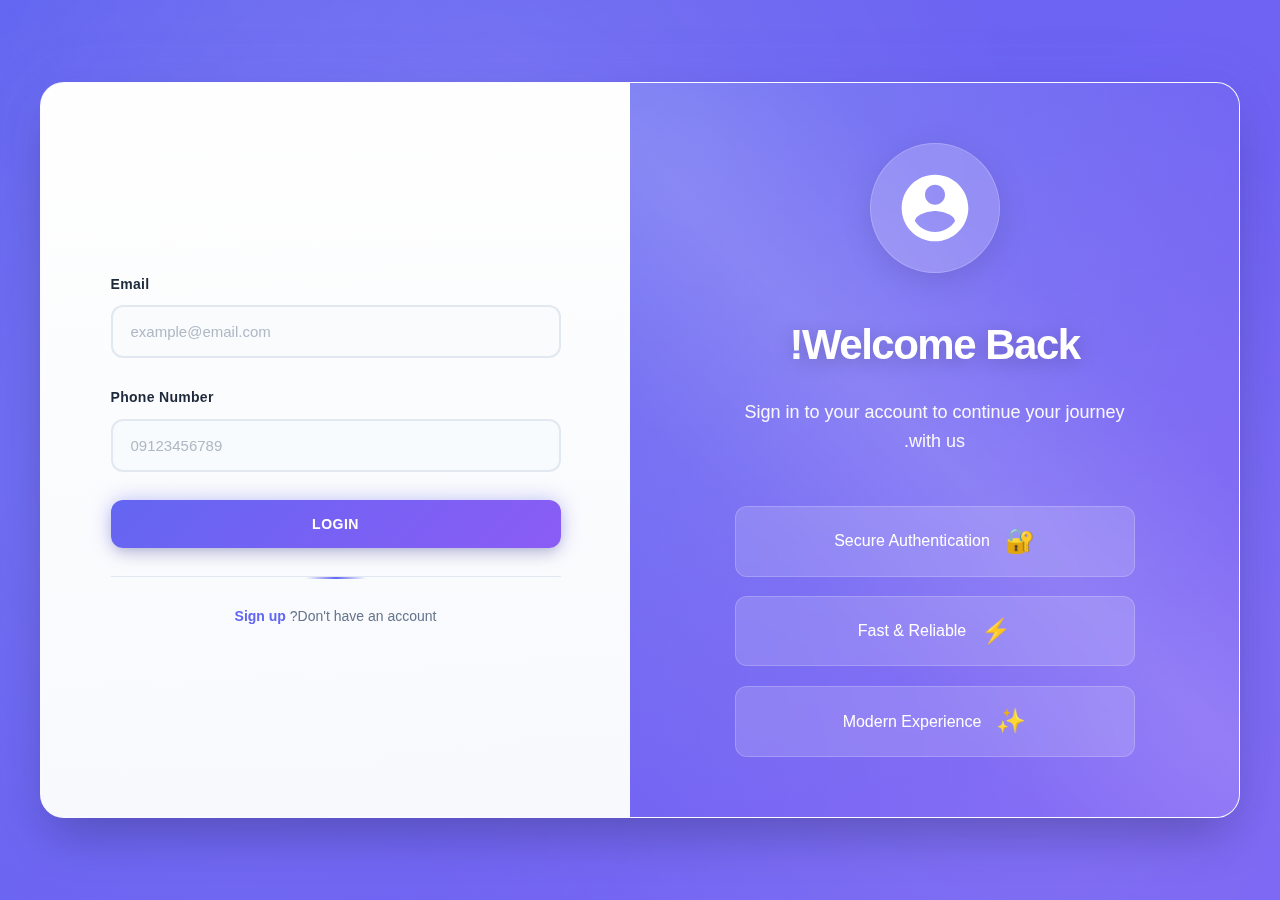
<file: frontend/index.html>
<!DOCTYPE html>
<html lang="fa" dir="rtl">
<head>
    <meta charset="UTF-8">
    <meta name="viewport" content="width=device-width, initial-scale=1.0">
    <title>Login</title>
    <link rel="stylesheet" href="css/style.css">
</head>
<body>
    <div class="container">
        <div class="auth-card split-screen">
            <!-- Left Side: Branding & Info -->
            <div class="auth-branding login-branding">
                <div class="branding-content">
                    <div class="branding-logo">
                        <svg width="80" height="80" viewBox="0 0 24 24" fill="none" xmlns="http://www.w3.org/2000/svg">
                            <path d="M12 2C6.48 2 2 6.48 2 12C2 17.52 6.48 22 12 22C17.52 22 22 17.52 22 12C22 6.48 17.52 2 12 2ZM12 5C13.66 5 15 6.34 15 8C15 9.66 13.66 11 12 11C10.34 11 9 9.66 9 8C9 6.34 10.34 5 12 5ZM12 19.2C9.5 19.2 7.29 17.92 6 15.98C6.03 13.99 10 12.9 12 12.9C13.99 12.9 17.97 13.99 18 15.98C16.71 17.92 14.5 19.2 12 19.2Z" fill="currentColor"/>
                        </svg>
                    </div>
                    <h1 class="branding-title">Welcome Back!</h1>
                    <p class="branding-subtitle">Sign in to your account to continue your journey with us.</p>
                    <div class="branding-features">
                        <div class="feature-item">
                            <span class="feature-icon">🔐</span>
                            <span>Secure Authentication</span>
                        </div>
                        <div class="feature-item">
                            <span class="feature-icon">⚡</span>
                            <span>Fast & Reliable</span>
                        </div>
                        <div class="feature-item">
                            <span class="feature-icon">✨</span>
                            <span>Modern Experience</span>
                        </div>
                    </div>
                </div>
            </div>

            <!-- Right Side: Form -->
            <div class="auth-form-wrapper">
                <div id="loginForm" class="auth-form">
                <div class="form-group">
                    <label for="loginEmail">Email</label>
                    <input type="email" id="loginEmail" placeholder="example@email.com" autocomplete="email">
                </div>

                <div class="form-group">
                    <label for="loginPhone">Phone Number</label>
                    <input type="tel" id="loginPhone" placeholder="09123456789" autocomplete="tel">
                </div>

                <div class="form-group">
                    <button type="button" id="loginBtn" class="btn btn-primary">
                        <span class="btn-text">Login</span>
                        <span class="btn-loader" style="display: none;"></span>
                    </button>
                </div>

                <div class="auth-footer">
                    <p>Don't have an account? <a href="register.html">Sign up</a></p>
                </div>
            </div>

                <div id="otpForm" class="auth-form" style="display: none;">
                <div class="otp-info">
                    <p>Verification code sent to <span id="otpIdentifier"></span></p>
                    <div class="otp-timer">
                        <span class="timer-icon">⏱️</span>
                        <span id="otpTimer" class="timer-text">05:00</span>
                        <span class="timer-label">Time remaining</span>
                    </div>
                </div>

                <div class="form-group">
                    <label for="otpCode">Verification Code</label>
                    <input type="text" id="otpCode" placeholder="6-digit code" maxlength="6" pattern="[0-9]{6}">
                </div>

                <div class="form-group">
                    <button type="button" id="verifyOtpBtn" class="btn btn-primary">
                        <span class="btn-text">Verify</span>
                        <span class="btn-loader" style="display: none;"></span>
                    </button>
                </div>

                <div class="form-group">
                    <button type="button" id="resendOtpBtn" class="btn btn-link">
                        Resend Code
                    </button>
                </div>

                <div class="form-group">
                    <button type="button" id="backToLoginBtn" class="btn btn-link">
                        Back to Login
                    </button>
                </div>
            </div>

                <div id="message" class="message" style="display: none;"></div>
                </div>
            </div>
        </div>
    </div>

    <script src="js/auth.js"></script>
    <script>
        // Check authentication status
        checkAuthStatus();
    </script>
</body>
</html>
</file>
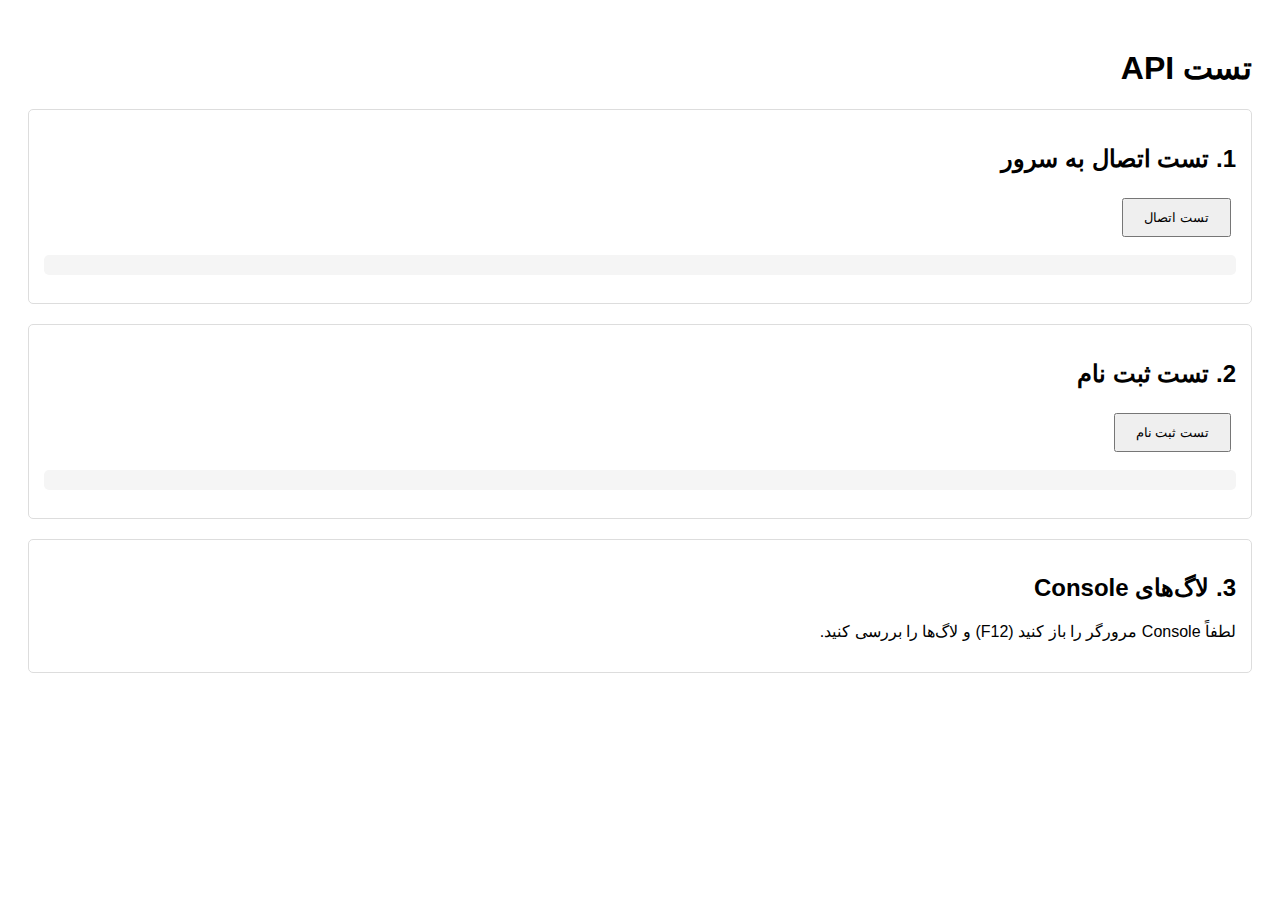
<file: test_api.html>
<!DOCTYPE html>
<html lang="fa" dir="rtl">
<head>
    <meta charset="UTF-8">
    <meta name="viewport" content="width=device-width, initial-scale=1.0">
    <title>تست API</title>
    <style>
        body {
            font-family: Arial, sans-serif;
            padding: 20px;
            direction: rtl;
        }
        .test-section {
            margin: 20px 0;
            padding: 15px;
            border: 1px solid #ddd;
            border-radius: 5px;
        }
        button {
            padding: 10px 20px;
            margin: 5px;
            cursor: pointer;
        }
        pre {
            background: #f5f5f5;
            padding: 10px;
            border-radius: 5px;
            overflow-x: auto;
        }
        .success {
            color: green;
        }
        .error {
            color: red;
        }
    </style>
</head>
<body>
    <h1>تست API</h1>
    
    <div class="test-section">
        <h2>1. تست اتصال به سرور</h2>
        <button onclick="testConnection()">تست اتصال</button>
        <pre id="connectionResult"></pre>
    </div>
    
    <div class="test-section">
        <h2>2. تست ثبت نام</h2>
        <button onclick="testRegister()">تست ثبت نام</button>
        <pre id="registerResult"></pre>
    </div>
    
    <div class="test-section">
        <h2>3. لاگ‌های Console</h2>
        <p>لطفاً Console مرورگر را باز کنید (F12) و لاگ‌ها را بررسی کنید.</p>
    </div>

    <script>
        const API_BASE_URL = 'http://localhost:8000/api';
        
        async function testConnection() {
            const resultEl = document.getElementById('connectionResult');
            resultEl.textContent = 'در حال تست...';
            
            try {
                const response = await fetch(`${API_BASE_URL}/check-auth`, {
                    method: 'GET',
                    credentials: 'include'
                });
                
                const data = await response.json();
                resultEl.textContent = JSON.stringify(data, null, 2);
                resultEl.className = response.ok ? 'success' : 'error';
            } catch (error) {
                resultEl.textContent = `خطا: ${error.message}`;
                resultEl.className = 'error';
            }
        }
        
        async function testRegister() {
            const resultEl = document.getElementById('registerResult');
            resultEl.textContent = 'در حال تست...';
            
            const testData = {
                first_name: 'تست',
                last_name: 'کاربر',
                email: 'test@example.com'
            };
            
            try {
                console.log('ارسال داده:', testData);
                
                const response = await fetch(`${API_BASE_URL}/register`, {
                    method: 'POST',
                    headers: {
                        'Content-Type': 'application/json; charset=utf-8'
                    },
                    credentials: 'include',
                    body: JSON.stringify(testData)
                });
                
                console.log('وضعیت پاسخ:', response.status);
                
                const text = await response.text();
                console.log('متن پاسخ:', text);
                
                let data;
                try {
                    data = JSON.parse(text);
                } catch {
                    data = { error: 'نمی‌توان JSON را parse کرد', raw: text };
                }
                
                resultEl.textContent = JSON.stringify(data, null, 2);
                resultEl.className = response.ok ? 'success' : 'error';
            } catch (error) {
                resultEl.textContent = `خطا: ${error.message}`;
                resultEl.className = 'error';
                console.error('خطای کامل:', error);
            }
        }
    </script>
</body>
</html>
</file>
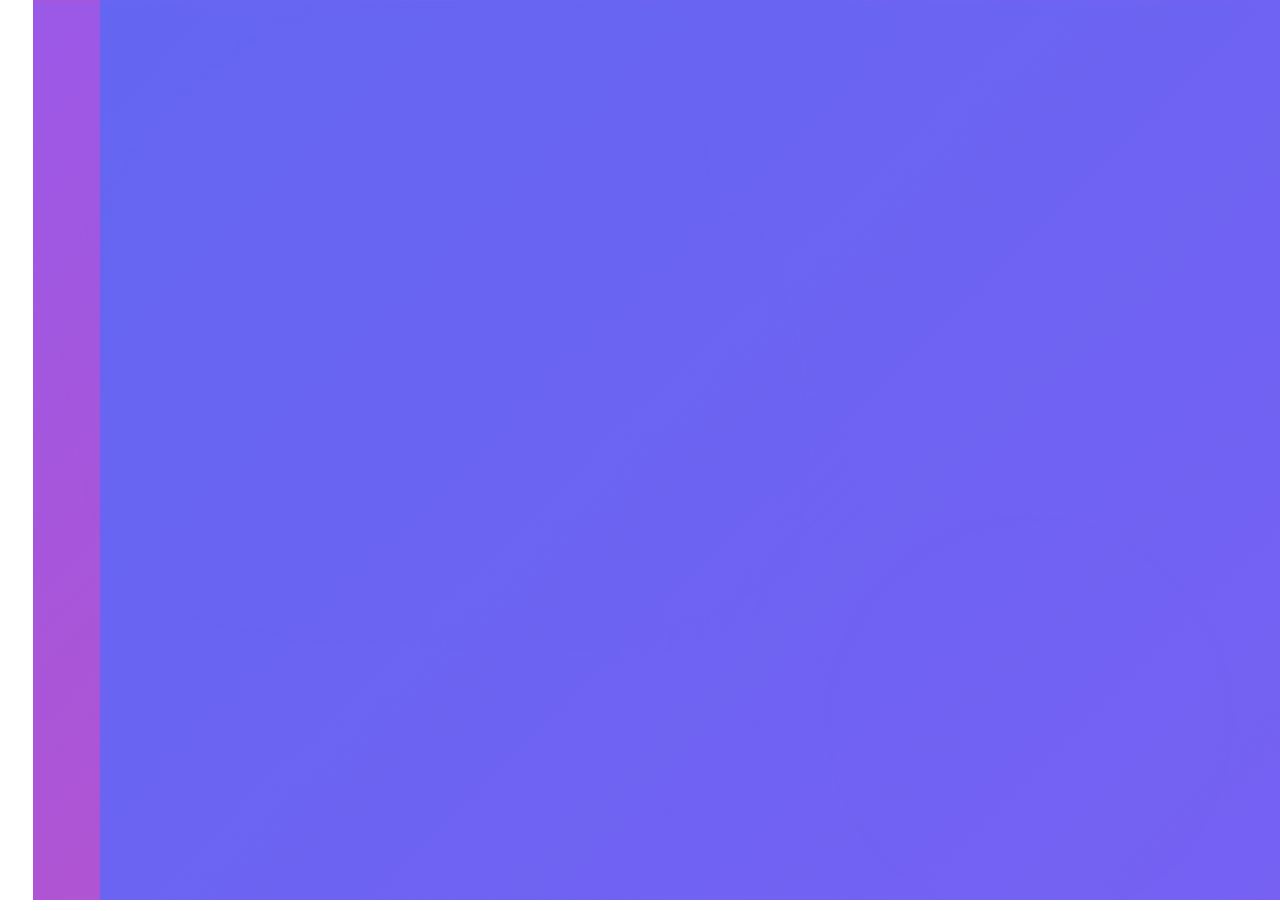
<file: frontend/dashboard.html>
<!DOCTYPE html>
<html lang="fa" dir="rtl">
<head>
    <meta charset="UTF-8">
    <meta name="viewport" content="width=device-width, initial-scale=1.0">
    <title>Dashboard</title>
    <link rel="stylesheet" href="css/style.css">
</head>
<body>
    <div class="container">
        <div class="dashboard-card">
            <div class="dashboard-header">
                <div class="logo">
                    <svg width="48" height="48" viewBox="0 0 24 24" fill="none" xmlns="http://www.w3.org/2000/svg">
                        <path d="M12 2C6.48 2 2 6.48 2 12C2 17.52 6.48 22 12 22C17.52 22 22 17.52 22 12C22 6.48 17.52 2 12 2ZM12 5C13.66 5 15 6.34 15 8C15 9.66 13.66 11 12 11C10.34 11 9 9.66 9 8C9 6.34 10.34 5 12 5ZM12 19.2C9.5 19.2 7.29 17.92 6 15.98C6.03 13.99 10 12.9 12 12.9C13.99 12.9 17.97 13.99 18 15.98C16.71 17.92 14.5 19.2 12 19.2Z" fill="currentColor"/>
                    </svg>
                </div>
                <h1>User Dashboard</h1>
            </div>

            <div class="dashboard-content">
                <div class="user-info">
                    <div class="user-avatar">
                        <svg width="64" height="64" viewBox="0 0 24 24" fill="none" xmlns="http://www.w3.org/2000/svg">
                            <path d="M12 2C6.48 2 2 6.48 2 12C2 17.52 6.48 22 12 22C17.52 22 22 17.52 22 12C22 6.48 17.52 2 12 2ZM12 5C13.66 5 15 6.34 15 8C15 9.66 13.66 11 12 11C10.34 11 9 9.66 9 8C9 6.34 10.34 5 12 5ZM12 19.2C9.5 19.2 7.29 17.92 6 15.98C6.03 13.99 10 12.9 12 12.9C13.99 12.9 17.97 13.99 18 15.98C16.71 17.92 14.5 19.2 12 19.2Z" fill="currentColor"/>
                        </svg>
                    </div>
                    <div class="user-details">
                        <h2 id="userName">Loading...</h2>
                        <p id="userEmail" class="text-muted"></p>
                        <p id="userPhone" class="text-muted"></p>
                    </div>
                </div>

                <div class="dashboard-actions">
                    <button type="button" id="logoutBtn" class="btn btn-secondary">
                        Logout
                    </button>
                </div>
            </div>
        </div>
    </div>

    <script src="js/auth.js"></script>
    <script>
        // Load user information
        loadUserInfo();
        
        // Handle logout button
        document.getElementById('logoutBtn').addEventListener('click', function() {
            logout();
        });
    </script>
</body>
</html>
</file>
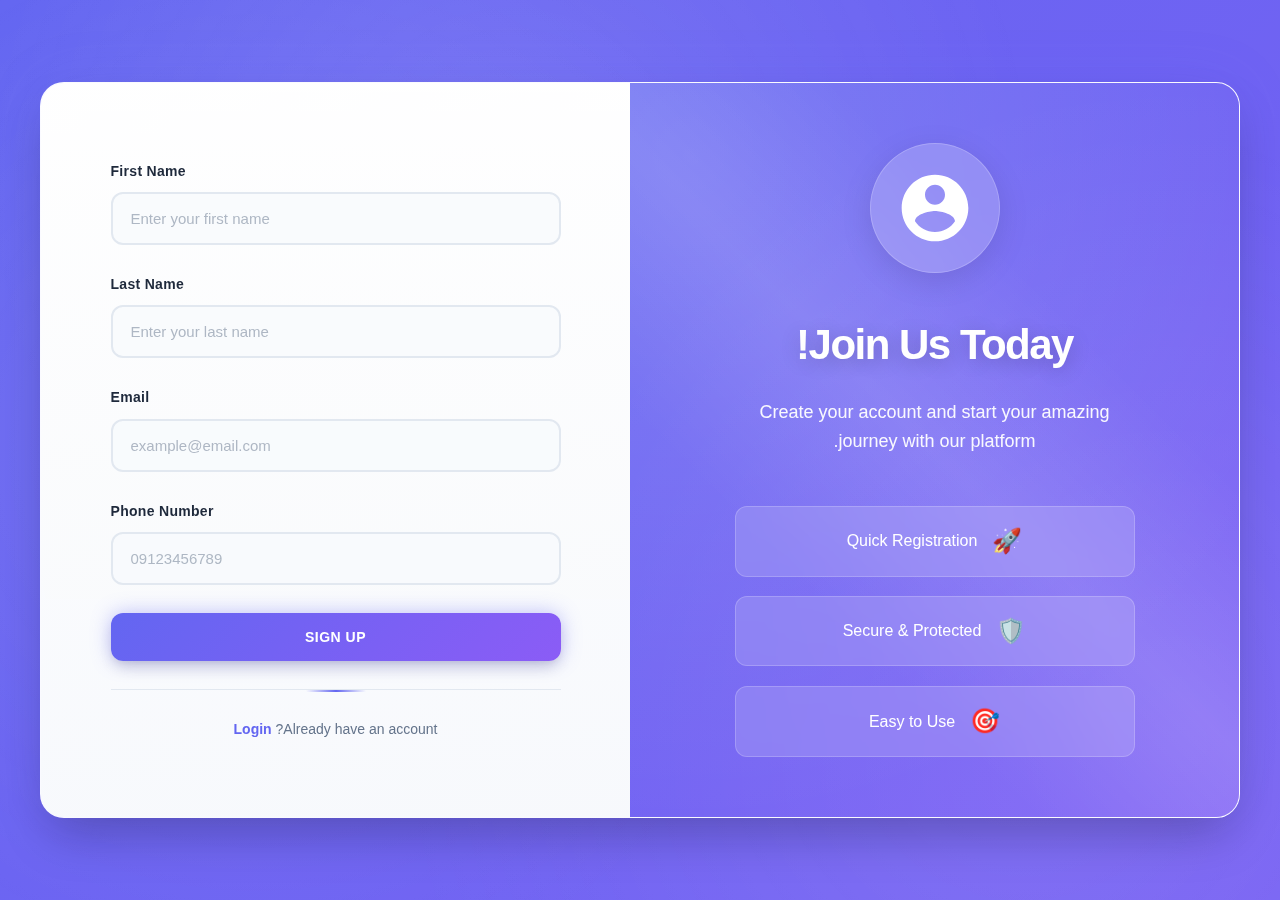
<file: frontend/register.html>
<!DOCTYPE html>
<html lang="fa" dir="rtl" class="register-page">
<head>
    <meta charset="UTF-8">
    <meta name="viewport" content="width=device-width, initial-scale=1.0">
    <title>Sign Up</title>
    <link rel="stylesheet" href="css/style.css">
</head>
<body class="register-page">
    <div class="container">
        <div class="auth-card split-screen">
            <!-- Left Side: Branding & Info -->
            <div class="auth-branding register-branding">
                <div class="branding-content">
                    <div class="branding-logo">
                        <svg width="80" height="80" viewBox="0 0 24 24" fill="none" xmlns="http://www.w3.org/2000/svg">
                            <path d="M12 2C6.48 2 2 6.48 2 12C2 17.52 6.48 22 12 22C17.52 22 22 17.52 22 12C22 6.48 17.52 2 12 2ZM12 5C13.66 5 15 6.34 15 8C15 9.66 13.66 11 12 11C10.34 11 9 9.66 9 8C9 6.34 10.34 5 12 5ZM12 19.2C9.5 19.2 7.29 17.92 6 15.98C6.03 13.99 10 12.9 12 12.9C13.99 12.9 17.97 13.99 18 15.98C16.71 17.92 14.5 19.2 12 19.2Z" fill="currentColor"/>
                        </svg>
                    </div>
                    <h1 class="branding-title">Join Us Today!</h1>
                    <p class="branding-subtitle">Create your account and start your amazing journey with our platform.</p>
                    <div class="branding-features">
                        <div class="feature-item">
                            <span class="feature-icon">🚀</span>
                            <span>Quick Registration</span>
                        </div>
                        <div class="feature-item">
                            <span class="feature-icon">🛡️</span>
                            <span>Secure & Protected</span>
                        </div>
                        <div class="feature-item">
                            <span class="feature-icon">🎯</span>
                            <span>Easy to Use</span>
                        </div>
                    </div>
                </div>
            </div>

            <!-- Right Side: Form -->
            <div class="auth-form-wrapper">
                <div id="registerForm" class="auth-form">
                <div class="form-group">
                    <label for="firstName">First Name</label>
                    <input type="text" id="firstName" placeholder="Enter your first name" required autocomplete="given-name">
                </div>

                <div class="form-group">
                    <label for="lastName">Last Name</label>
                    <input type="text" id="lastName" placeholder="Enter your last name" required autocomplete="family-name">
                </div>

                <div class="form-group">
                    <label for="registerEmail">Email</label>
                    <input type="email" id="registerEmail" placeholder="example@email.com" autocomplete="email">
                </div>

                <div class="form-group">
                    <label for="registerPhone">Phone Number</label>
                    <input type="tel" id="registerPhone" placeholder="09123456789" autocomplete="tel">
                </div>

                <div class="form-group">
                    <button type="button" id="registerBtn" class="btn btn-primary">
                        <span class="btn-text">Sign Up</span>
                        <span class="btn-loader" style="display: none;"></span>
                    </button>
                </div>

                <div class="auth-footer">
                    <p>Already have an account? <a href="index.html">Login</a></p>
                </div>
            </div>

                <div id="otpForm" class="auth-form" style="display: none;">
                <div class="otp-info">
                    <p>Verification code sent to <span id="otpIdentifier"></span></p>
                    <div class="otp-timer">
                        <span class="timer-icon">⏱️</span>
                        <span id="otpTimer" class="timer-text">05:00</span>
                        <span class="timer-label">Time remaining</span>
                    </div>
                </div>

                <div class="form-group">
                    <label for="otpCode">Verification Code</label>
                    <input type="text" id="otpCode" placeholder="6-digit code" maxlength="6" pattern="[0-9]{6}">
                </div>

                <div class="form-group">
                    <button type="button" id="verifyOtpBtn" class="btn btn-primary">
                        <span class="btn-text">Verify</span>
                        <span class="btn-loader" style="display: none;"></span>
                    </button>
                </div>

                <div class="form-group">
                    <button type="button" id="resendOtpBtn" class="btn btn-link">
                        Resend Code
                    </button>
                </div>

                <div class="form-group">
                    <button type="button" id="backToRegisterBtn" class="btn btn-link">
                        Back to Sign Up
                    </button>
                </div>
            </div>

                <div id="message" class="message" style="display: none;"></div>
                </div>
            </div>
        </div>
    </div>

    <script src="js/auth.js"></script>
</body>
</html>
</file>
<file: frontend/css/style.css>
/* ============================================
   Advanced & Professional CSS with Animations
   ============================================ */

/* Reset and Base Settings */
* {
    margin: 0;
    padding: 0;
    box-sizing: border-box;
}

:root {
    /* Modern Blue-Purple Gradient Theme */
    --primary-color: #6366f1;
    --primary-hover: #4f46e5;
    --primary-light: #818cf8;
    --primary-dark: #4338ca;
    --secondary-color: #64748b;
    --success-color: #10b981;
    --error-color: #ef4444;
    --warning-color: #f59e0b;
    --bg-color: #f8fafc;
    --card-bg: #ffffff;
    --text-primary: #1e293b;
    --text-secondary: #64748b;
    --border-color: #e2e8f0;
    
    /* Gradient Colors - Modern Indigo to Pink */
    --gradient-start: #6366f1;
    --gradient-mid: #8b5cf6;
    --gradient-end: #ec4899;
    
    /* Glow Colors */
    --glow-primary: rgba(99, 102, 241, 0.4);
    --glow-primary-hover: rgba(99, 102, 241, 0.6);
    --glow-success: rgba(16, 185, 129, 0.3);
    --glow-error: rgba(239, 68, 68, 0.3);
    
    /* Advanced Shadows */
    --shadow-sm: 0 1px 2px 0 rgba(0, 0, 0, 0.05);
    --shadow-md: 0 4px 6px -1px rgba(0, 0, 0, 0.1), 0 2px 4px -1px rgba(0, 0, 0, 0.06);
    --shadow-lg: 0 10px 15px -3px rgba(0, 0, 0, 0.1), 0 4px 6px -2px rgba(0, 0, 0, 0.05);
    --shadow-xl: 0 20px 25px -5px rgba(0, 0, 0, 0.1), 0 10px 10px -5px rgba(0, 0, 0, 0.04);
    --shadow-2xl: 0 25px 50px -12px rgba(0, 0, 0, 0.25);
    --shadow-glow: 0 0 20px var(--glow-primary);
    --shadow-glow-hover: 0 0 30px var(--glow-primary-hover);
    
    --radius: 16px;
    --radius-sm: 12px;
    --radius-lg: 24px;
    
    /* Advanced Transitions */
    --transition-fast: all 0.15s cubic-bezier(0.4, 0, 0.2, 1);
    --transition: all 0.3s cubic-bezier(0.4, 0, 0.2, 1);
    --transition-slow: all 0.5s cubic-bezier(0.4, 0, 0.2, 1);
    --transition-bounce: all 0.4s cubic-bezier(0.68, -0.55, 0.265, 1.55);
}

/* Animated Background */
body {
    font-family: 'Segoe UI', 'Inter', -apple-system, BlinkMacSystemFont, Tahoma, Geneva, Verdana, sans-serif;
    background: linear-gradient(135deg, var(--gradient-start) 0%, var(--gradient-mid) 50%, var(--gradient-end) 100%);
    background-size: 400% 400%;
    animation: gradientShift 15s ease infinite;
    min-height: 100vh;
    display: flex;
    align-items: center;
    justify-content: center;
    padding: 20px;
    direction: rtl;
    color: var(--text-primary);
    line-height: 1.6;
    position: relative;
    overflow-x: hidden;
    scroll-behavior: smooth;
}

/* Page transition animation - Parallax effect */
body.register-page {
    animation: slideFromRight 0.7s cubic-bezier(0.4, 0, 0.2, 1);
}

@keyframes slideFromRight {
    from {
        opacity: 0;
        transform: translateX(100px);
    }
    to {
        opacity: 1;
        transform: translateX(0);
    }
}

body:not(.register-page) {
    animation: slideFromLeft 0.7s cubic-bezier(0.4, 0, 0.2, 1);
}

@keyframes slideFromLeft {
    from {
        opacity: 0;
        transform: translateX(-100px);
    }
    to {
        opacity: 1;
        transform: translateX(0);
    }
}

/* Animated Gradient Background */
@keyframes gradientShift {
    0% {
        background-position: 0% 50%;
    }
    50% {
        background-position: 100% 50%;
    }
    100% {
        background-position: 0% 50%;
    }
}

/* Floating Particles Effect */
body::before {
    content: '';
    position: fixed;
    top: 0;
    left: 0;
    width: 100%;
    height: 100%;
    background-image: 
        radial-gradient(circle at 20% 50%, rgba(255, 255, 255, 0.1) 0%, transparent 50%),
        radial-gradient(circle at 80% 80%, rgba(255, 255, 255, 0.1) 0%, transparent 50%),
        radial-gradient(circle at 40% 20%, rgba(255, 255, 255, 0.1) 0%, transparent 50%);
    animation: float 20s ease-in-out infinite;
    pointer-events: none;
    z-index: 0;
}

@keyframes float {
    0%, 100% {
        transform: translateY(0) translateX(0);
    }
    33% {
        transform: translateY(-30px) translateX(20px);
    }
    66% {
        transform: translateY(20px) translateX(-20px);
    }
}

/* Container with Advanced Animation - Wider for Split Screen */
.container {
    width: 100%;
    max-width: 1200px;
    position: relative;
    z-index: 1;
    animation: fadeInUp 0.8s cubic-bezier(0.4, 0, 0.2, 1);
}

@keyframes fadeInUp {
    from {
        opacity: 0;
        transform: translateY(40px) scale(0.95);
    }
    to {
        opacity: 1;
        transform: translateY(0) scale(1);
    }
}

/* Advanced Card with Glassmorphism */
.auth-card,
.dashboard-card {
    background: rgba(255, 255, 255, 0.95);
    backdrop-filter: blur(20px);
    -webkit-backdrop-filter: blur(20px);
    border-radius: var(--radius-lg);
    border: 1px solid rgba(255, 255, 255, 0.3);
    box-shadow: 
        var(--shadow-2xl),
        0 0 0 1px rgba(255, 255, 255, 0.1) inset,
        0 0 60px rgba(99, 102, 241, 0.1);
    overflow: hidden;
    animation: slideInScale 0.6s cubic-bezier(0.4, 0, 0.2, 1), cardGlow 3s ease-in-out infinite;
    position: relative;
    /* Remove transition to keep card static - no hover effects on main card */
    transition: none;
}

/* Split Screen Layout */
.auth-card.split-screen {
    display: flex;
    min-height: 600px;
    max-height: 800px;
}

.auth-branding {
    flex: 1;
    background: linear-gradient(135deg, var(--gradient-start) 0%, var(--gradient-mid) 50%, var(--gradient-end) 100%);
    background-size: 300% 300%;
    animation: gradientMove 8s ease infinite, headerPulse 4s ease-in-out infinite;
    color: white;
    padding: 60px 50px;
    display: flex;
    align-items: center;
    justify-content: center;
    position: relative;
    overflow: hidden;
}

.auth-branding::before {
    content: '';
    position: absolute;
    top: -50%;
    left: -50%;
    width: 200%;
    height: 200%;
    background: 
        radial-gradient(circle at 30% 30%, rgba(255, 255, 255, 0.15) 0%, transparent 50%),
        radial-gradient(circle at 70% 70%, rgba(255, 255, 255, 0.1) 0%, transparent 50%);
    animation: rotate 20s linear infinite;
}

.auth-branding::after {
    content: '';
    position: absolute;
    top: 0;
    left: 0;
    right: 0;
    bottom: 0;
    background: 
        linear-gradient(45deg, transparent 30%, rgba(255, 255, 255, 0.1) 50%, transparent 70%);
    animation: shimmerHeader 3s ease-in-out infinite;
}

.branding-content {
    position: relative;
    z-index: 1;
    text-align: center;
    animation: brandingFadeIn 1s ease;
}

@keyframes brandingFadeIn {
    from {
        opacity: 0;
        transform: translateY(30px);
    }
    to {
        opacity: 1;
        transform: translateY(0);
    }
}

.branding-logo {
    margin-bottom: 30px;
    display: inline-block;
    background: rgba(255, 255, 255, 0.2);
    border-radius: 50%;
    padding: 25px;
    backdrop-filter: blur(10px);
    -webkit-backdrop-filter: blur(10px);
    box-shadow: 
        0 8px 32px rgba(0, 0, 0, 0.1),
        0 0 0 1px rgba(255, 255, 255, 0.2) inset;
    animation: logoFloat 3s ease-in-out infinite;
    transition: var(--transition);
}

.branding-logo:hover {
    transform: scale(1.1) rotate(5deg);
    box-shadow: 
        0 12px 40px rgba(0, 0, 0, 0.2),
        0 0 0 1px rgba(255, 255, 255, 0.3) inset;
}

.branding-logo svg {
    display: block;
    color: white;
}

.branding-title {
    font-size: 42px;
    font-weight: 900;
    margin-bottom: 20px;
    letter-spacing: -1.5px;
    text-shadow: 0 4px 20px rgba(0, 0, 0, 0.2);
    animation: textGlow 2s ease-in-out infinite alternate;
}

.branding-subtitle {
    font-size: 18px;
    opacity: 0.95;
    font-weight: 400;
    margin-bottom: 40px;
    line-height: 1.6;
    max-width: 400px;
    margin-left: auto;
    margin-right: auto;
}

.branding-features {
    display: flex;
    flex-direction: column;
    gap: 20px;
    margin-top: 50px;
}

.feature-item {
    display: flex;
    align-items: center;
    justify-content: center;
    gap: 15px;
    font-size: 16px;
    font-weight: 500;
    padding: 15px 25px;
    background: rgba(255, 255, 255, 0.15);
    backdrop-filter: blur(10px);
    -webkit-backdrop-filter: blur(10px);
    border-radius: var(--radius-sm);
    border: 1px solid rgba(255, 255, 255, 0.2);
    transition: var(--transition);
    animation: featureSlideIn 0.8s ease backwards;
}

.feature-item:nth-child(1) { animation-delay: 0.2s; }
.feature-item:nth-child(2) { animation-delay: 0.4s; }
.feature-item:nth-child(3) { animation-delay: 0.6s; }

.feature-item:hover {
    background: rgba(255, 255, 255, 0.25);
    transform: translateX(-10px);
    box-shadow: 0 8px 20px rgba(0, 0, 0, 0.2);
}

@keyframes featureSlideIn {
    from {
        opacity: 0;
        transform: translateX(-30px);
    }
    to {
        opacity: 1;
        transform: translateX(0);
    }
}

.feature-icon {
    font-size: 24px;
    animation: iconBounce 2s ease-in-out infinite;
}

.feature-item:nth-child(1) .feature-icon { animation-delay: 0s; }
.feature-item:nth-child(2) .feature-icon { animation-delay: 0.3s; }
.feature-item:nth-child(3) .feature-icon { animation-delay: 0.6s; }

@keyframes iconBounce {
    0%, 100% {
        transform: translateY(0);
    }
    50% {
        transform: translateY(-8px);
    }
}

.auth-form-wrapper {
    flex: 1;
    display: flex;
    align-items: center;
    justify-content: center;
    padding: 50px 40px;
    background: linear-gradient(180deg, 
        rgba(255, 255, 255, 0.98) 0%, 
        rgba(248, 250, 252, 0.95) 100%);
    position: relative;
    overflow-y: auto;
}

.auth-card::before,
.dashboard-card::before {
    content: '';
    position: absolute;
    top: -50%;
    left: -50%;
    width: 200%;
    height: 200%;
    background: radial-gradient(circle, rgba(99, 102, 241, 0.1) 0%, transparent 70%);
    animation: rotate 15s linear infinite;
    pointer-events: none;
    z-index: 0;
}

.auth-card::after,
.dashboard-card::after {
    content: '';
    position: absolute;
    top: 0;
    left: 0;
    right: 0;
    bottom: 0;
    background: linear-gradient(135deg, 
        rgba(99, 102, 241, 0.05) 0%, 
        transparent 50%, 
        rgba(118, 75, 162, 0.05) 100%);
    pointer-events: none;
    z-index: 0;
    animation: gradientShift 8s ease infinite;
}

.auth-card > *,
.dashboard-card > * {
    position: relative;
    z-index: 1;
}

/* Remove hover effects from main card - keep it static */
/* /* Remove hover effects from main card - keep it static */
/* .auth-card:hover,
.dashboard-card:hover {
    transform: translateY(-8px) scale(1.01);
    box-shadow: 
        var(--shadow-2xl),
        var(--shadow-glow-hover),
        0 0 80px rgba(99, 102, 241, 0.2);
    animation: cardHover 0.6s ease, cardGlow 3s ease-in-out infinite;
} */ */

@keyframes cardGlow {
    0%, 100% {
        box-shadow: 
            var(--shadow-2xl),
            0 0 0 1px rgba(255, 255, 255, 0.1) inset,
            0 0 60px rgba(99, 102, 241, 0.1);
    }
    50% {
        box-shadow: 
            var(--shadow-2xl),
            0 0 0 1px rgba(255, 255, 255, 0.2) inset,
            0 0 80px rgba(99, 102, 241, 0.2);
    }
}

@keyframes cardHover {
    0% {
        transform: translateY(0) scale(1);
    }
    50% {
        transform: translateY(-10px) scale(1.02);
    }
    100% {
        transform: translateY(-8px) scale(1.01);
    }
}

@keyframes slideInScale {
    from {
        opacity: 0;
        transform: scale(0.9) translateY(30px);
    }
    to {
        opacity: 1;
        transform: scale(1) translateY(0);
    }
}

/* Advanced Header with Gradient Animation */
.auth-header,
.dashboard-header {
    background: linear-gradient(135deg, var(--gradient-start) 0%, var(--gradient-mid) 30%, var(--primary-light) 60%, var(--gradient-end) 100%);
    background-size: 300% 300%;
    animation: gradientMove 8s ease infinite, headerPulse 4s ease-in-out infinite;
    color: white;
    padding: 50px 35px;
    text-align: center;
    position: relative;
    overflow: hidden;
}

.auth-header::before,
.dashboard-header::before {
    content: '';
    position: absolute;
    top: -50%;
    left: -50%;
    width: 200%;
    height: 200%;
    background: 
        radial-gradient(circle at 30% 30%, rgba(255, 255, 255, 0.15) 0%, transparent 50%),
        radial-gradient(circle at 70% 70%, rgba(255, 255, 255, 0.1) 0%, transparent 50%);
    animation: rotate 20s linear infinite;
}

.auth-header::after,
.dashboard-header::after {
    content: '';
    position: absolute;
    top: 0;
    left: 0;
    right: 0;
    bottom: 0;
    background: 
        linear-gradient(45deg, transparent 30%, rgba(255, 255, 255, 0.1) 50%, transparent 70%);
    animation: shimmerHeader 3s ease-in-out infinite;
}

@keyframes headerPulse {
    0%, 100% {
        filter: brightness(1);
    }
    50% {
        filter: brightness(1.1);
    }
}

@keyframes shimmerHeader {
    0% {
        transform: translateX(-100%) translateY(-100%);
    }
    100% {
        transform: translateX(100%) translateY(100%);
    }
}

@keyframes gradientMove {
    0%, 100% {
        background-position: 0% 50%;
    }
    50% {
        background-position: 100% 50%;
    }
}

@keyframes rotate {
    from {
        transform: rotate(0deg);
    }
    to {
        transform: rotate(360deg);
    }
}

/* Animated Logo */
.auth-header .logo,
.dashboard-header .logo {
    margin-bottom: 20px;
    display: inline-block;
    background: rgba(255, 255, 255, 0.2);
    border-radius: 50%;
    padding: 16px;
    backdrop-filter: blur(10px);
    -webkit-backdrop-filter: blur(10px);
    box-shadow: 
        0 8px 32px rgba(0, 0, 0, 0.1),
        0 0 0 1px rgba(255, 255, 255, 0.2) inset;
    animation: logoFloat 3s ease-in-out infinite;
    transition: var(--transition);
    position: relative;
    z-index: 1;
}

.auth-header .logo:hover,
.dashboard-header .logo:hover {
    transform: scale(1.1) rotate(5deg);
    box-shadow: 
        0 12px 40px rgba(0, 0, 0, 0.2),
        0 0 0 1px rgba(255, 255, 255, 0.3) inset;
}

@keyframes logoFloat {
    0%, 100% {
        transform: translateY(0) rotate(0deg);
    }
    50% {
        transform: translateY(-10px) rotate(5deg);
    }
}

.auth-header h1,
.dashboard-header h1 {
    font-size: 32px;
    font-weight: 800;
    margin-bottom: 10px;
    letter-spacing: -1px;
    text-shadow: 0 2px 10px rgba(0, 0, 0, 0.1);
    position: relative;
    z-index: 1;
    animation: textGlow 2s ease-in-out infinite alternate;
}

@keyframes textGlow {
    from {
        text-shadow: 0 2px 10px rgba(0, 0, 0, 0.1);
    }
    to {
        text-shadow: 0 2px 20px rgba(255, 255, 255, 0.3);
    }
}

.auth-header p {
    font-size: 15px;
    opacity: 0.95;
    font-weight: 400;
    position: relative;
    z-index: 1;
}

/* Advanced Form Styles */
.auth-form {
    width: 100%;
    max-width: 450px;
    position: relative;
    animation: formFadeIn 0.8s ease;
}

@keyframes formFadeIn {
    from {
        opacity: 0;
        transform: translateY(20px);
    }
    to {
        opacity: 1;
        transform: translateY(0);
    }
}

.form-group {
    margin-bottom: 28px;
    position: relative;
    animation: formGroupSlide 0.6s ease backwards;
}

.form-group:nth-child(1) { animation-delay: 0.1s; }
.form-group:nth-child(2) { animation-delay: 0.2s; }
.form-group:nth-child(3) { animation-delay: 0.3s; }
.form-group:nth-child(4) { animation-delay: 0.4s; }
.form-group:nth-child(5) { animation-delay: 0.5s; }

@keyframes formGroupSlide {
    from {
        opacity: 0;
        transform: translateX(-30px);
    }
    to {
        opacity: 1;
        transform: translateX(0);
    }
}

.form-group label {
    display: block;
    font-size: 14px;
    font-weight: 600;
    color: var(--text-primary);
    margin-bottom: 10px;
    letter-spacing: 0.3px;
    transition: var(--transition);
}

/* English labels should be LTR - Comprehensive selector */
label[for*="Email"],
label[for*="Phone"],
label[for*="email"],
label[for*="phone"],
label[for*="otp"],
label[for*="Otp"],
label[for*="OTP"],
label[for*="Name"],
label[for*="name"],
label[for="firstName"],
label[for="lastName"],
label[for="loginEmail"],
label[for="loginPhone"],
label[for="registerEmail"],
label[for="registerPhone"],
label[for="otpCode"] {
    direction: ltr !important;
    text-align: left !important;
    unicode-bidi: embed !important;
}

/* Advanced Input Styles */
.form-group input {
    width: 100%;
    padding: 16px 18px;
    font-size: 15px;
    border: 2px solid var(--border-color);
    border-radius: var(--radius-sm);
    background: rgba(248, 250, 252, 0.8);
    backdrop-filter: blur(10px);
    color: var(--text-primary);
    transition: var(--transition);
    font-family: inherit;
    direction: rtl;
    position: relative;
}

/* English text inputs (email, phone, OTP, name) should be LTR */
.form-group input[type="email"],
.form-group input[type="tel"],
.form-group input#otpCode,
.form-group input[id*="Email"],
.form-group input[id*="Phone"],
.form-group input[id*="otp"],
.form-group input[id*="Name"],
.form-group input[id*="name"],
.form-group input#firstName,
.form-group input#lastName {
    direction: ltr;
    text-align: left;
}

.form-group input:hover {
    border-color: var(--primary-light);
    background: rgba(255, 255, 255, 0.9);
    transform: translateY(-2px);
    box-shadow: var(--shadow-md);
}

.form-group input:focus {
    outline: none;
    border-color: var(--primary-color);
    background: white;
    box-shadow: 
        0 0 0 4px rgba(99, 102, 241, 0.1),
        var(--shadow-lg);
    transform: translateY(-3px);
    animation: inputPulse 0.6s ease;
}

@keyframes inputPulse {
    0% {
        box-shadow: 0 0 0 0 rgba(99, 102, 241, 0.4);
    }
    70% {
        box-shadow: 0 0 0 10px rgba(99, 102, 241, 0);
    }
    100% {
        box-shadow: 0 0 0 0 rgba(99, 102, 241, 0);
    }
}

.form-group input::placeholder {
    color: var(--text-secondary);
    opacity: 0.5;
    transition: var(--transition);
}

.form-group input:focus::placeholder {
    opacity: 0.3;
    transform: translateX(-5px);
}

/* Advanced Button Styles */
.btn {
    width: 100%;
    padding: 16px 28px;
    font-size: 16px;
    font-weight: 700;
    border: none;
    border-radius: var(--radius-sm);
    cursor: pointer;
    transition: var(--transition-bounce);
    font-family: inherit;
    display: flex;
    align-items: center;
    justify-content: center;
    gap: 10px;
    position: relative;
    overflow: hidden;
    letter-spacing: 0.5px;
    text-transform: uppercase;
    font-size: 14px;
}

.btn::before {
    content: '';
    position: absolute;
    top: 50%;
    left: 50%;
    width: 0;
    height: 0;
    border-radius: 50%;
    background: rgba(255, 255, 255, 0.3);
    transform: translate(-50%, -50%);
    transition: width 0.6s, height 0.6s;
}

.btn:hover::before {
    width: 300px;
    height: 300px;
}

.btn-primary {
    background: linear-gradient(135deg, var(--gradient-start) 0%, var(--gradient-mid) 50%, var(--primary-light) 100%);
    background-size: 200% 200%;
    animation: buttonGradient 3s ease infinite;
    color: white;
    box-shadow: 
        var(--shadow-lg),
        0 0 20px rgba(99, 102, 241, 0.4);
    position: relative;
    z-index: 1;
}

.btn-primary:hover {
    transform: translateY(-4px) scale(1.02);
    box-shadow: 
        var(--shadow-2xl),
        0 0 30px rgba(99, 102, 241, 0.6);
    background: linear-gradient(135deg, var(--primary-light) 0%, var(--gradient-mid) 50%, var(--gradient-start) 100%);
    background-size: 200% 200%;
}

@keyframes buttonGradient {
    0%, 100% {
        background-position: 0% 50%;
    }
    50% {
        background-position: 100% 50%;
    }
}

.btn-primary:active {
    transform: translateY(-2px) scale(0.98);
    transition: var(--transition-fast);
}

.btn-secondary {
    background: linear-gradient(135deg, var(--secondary-color) 0%, #475569 100%);
    color: white;
    box-shadow: var(--shadow-md);
    position: relative;
    z-index: 1;
}

.btn-secondary:hover {
    background: linear-gradient(135deg, #475569 0%, var(--secondary-color) 100%);
    transform: translateY(-3px);
    box-shadow: var(--shadow-lg);
}

.btn-link {
    background: transparent;
    color: var(--primary-color);
    box-shadow: none;
    padding: 12px;
    font-size: 14px;
    text-transform: none;
    font-weight: 600;
}

.btn-link:hover {
    background: rgba(99, 102, 241, 0.1);
    color: var(--primary-hover);
    transform: translateX(-3px);
}

.btn:disabled {
    opacity: 0.6;
    cursor: not-allowed;
    transform: none !important;
    animation: none !important;
}

/* Advanced Loader Animation */
.btn-loader {
    width: 20px;
    height: 20px;
    border: 3px solid rgba(255, 255, 255, 0.3);
    border-top-color: white;
    border-radius: 50%;
    animation: spin 0.8s linear infinite, pulse 1.5s ease-in-out infinite;
    position: relative;
}

.btn-loader::after {
    content: '';
    position: absolute;
    top: 50%;
    left: 50%;
    width: 8px;
    height: 8px;
    background: white;
    border-radius: 50%;
    transform: translate(-50%, -50%);
    animation: innerPulse 1s ease-in-out infinite;
}

@keyframes spin {
    to {
        transform: rotate(360deg);
    }
}

@keyframes innerPulse {
    0%, 100% {
        opacity: 1;
        transform: translate(-50%, -50%) scale(1);
    }
    50% {
        opacity: 0.5;
        transform: translate(-50%, -50%) scale(0.8);
    }
}

/* Advanced Message Animations */
.message {
    margin: 20px 30px;
    padding: 16px 20px;
    border-radius: var(--radius-sm);
    font-size: 14px;
    font-weight: 600;
    animation: slideDownBounce 0.5s cubic-bezier(0.68, -0.55, 0.265, 1.55);
    position: relative;
    overflow: hidden;
    backdrop-filter: blur(10px);
    -webkit-backdrop-filter: blur(10px);
}

.message::before {
    content: '';
    position: absolute;
    left: 0;
    top: 0;
    height: 100%;
    width: 4px;
    background: currentColor;
    animation: slideInLeft 0.5s ease;
}

@keyframes slideDownBounce {
    from {
        opacity: 0;
        transform: translateY(-20px) scale(0.9);
    }
    60% {
        transform: translateY(5px) scale(1.02);
    }
    to {
        opacity: 1;
        transform: translateY(0) scale(1);
    }
}

@keyframes slideInLeft {
    from {
        width: 0;
    }
    to {
        width: 4px;
    }
}

.message.success {
    background: rgba(16, 185, 129, 0.15);
    color: var(--success-color);
    border: 1px solid rgba(16, 185, 129, 0.3);
    box-shadow: 0 4px 12px rgba(16, 185, 129, 0.2);
}

.message.error {
    background: rgba(239, 68, 68, 0.15);
    color: var(--error-color);
    border: 1px solid rgba(239, 68, 68, 0.3);
    box-shadow: 0 4px 12px rgba(239, 68, 68, 0.2);
}

.message.info {
    background: rgba(99, 102, 241, 0.15);
    color: var(--primary-color);
    border: 1px solid rgba(99, 102, 241, 0.3);
    box-shadow: 0 4px 12px rgba(99, 102, 241, 0.2);
}

/* Footer with Hover Effects */
.auth-footer {
    margin-top: 28px;
    text-align: center;
    padding-top: 28px;
    border-top: 1px solid var(--border-color);
    position: relative;
}

.auth-footer::before {
    content: '';
    position: absolute;
    top: 0;
    left: 50%;
    transform: translateX(-50%);
    width: 60px;
    height: 2px;
    background: linear-gradient(90deg, transparent, var(--primary-color), transparent);
    animation: expandLine 0.8s ease;
}

@keyframes expandLine {
    from {
        width: 0;
    }
    to {
        width: 60px;
    }
}

.auth-footer p {
    font-size: 14px;
    color: var(--text-secondary);
    transition: var(--transition);
}

.auth-footer a {
    color: var(--primary-color);
    text-decoration: none;
    font-weight: 700;
    transition: var(--transition);
    position: relative;
    display: inline-block;
}

.auth-footer a::after {
    content: '';
    position: absolute;
    bottom: -2px;
    left: 0;
    width: 0;
    height: 2px;
    background: var(--primary-color);
    transition: var(--transition);
}

.auth-footer a:hover {
    color: var(--primary-hover);
    transform: translateY(-2px);
}

.auth-footer a:hover::after {
    width: 100%;
}

/* Advanced OTP Timer */
.otp-timer {
    display: flex;
    align-items: center;
    justify-content: center;
    gap: 10px;
    margin-top: 18px;
    padding: 14px 18px;
    background: linear-gradient(135deg, rgba(99, 102, 241, 0.1) 0%, rgba(99, 102, 241, 0.05) 100%);
    border: 2px solid rgba(99, 102, 241, 0.2);
    border-radius: var(--radius-sm);
    font-size: 14px;
    backdrop-filter: blur(10px);
    -webkit-backdrop-filter: blur(10px);
    animation: timerPulse 2s ease-in-out infinite;
    position: relative;
    overflow: hidden;
}

.otp-timer::before {
    content: '';
    position: absolute;
    top: 0;
    left: -100%;
    width: 100%;
    height: 100%;
    background: linear-gradient(90deg, transparent, rgba(255, 255, 255, 0.3), transparent);
    animation: shimmer 3s infinite;
}

@keyframes timerPulse {
    0%, 100% {
        box-shadow: 0 0 0 0 rgba(99, 102, 241, 0.4);
    }
    50% {
        box-shadow: 0 0 0 8px rgba(99, 102, 241, 0);
    }
}

@keyframes shimmer {
    0% {
        left: -100%;
    }
    100% {
        left: 100%;
    }
}

.timer-icon {
    font-size: 20px;
    animation: rotate360 3s linear infinite, pulse 2s ease-in-out infinite;
}

@keyframes rotate360 {
    from {
        transform: rotate(0deg);
    }
    to {
        transform: rotate(360deg);
    }
}

.timer-text {
    font-weight: 800;
    font-size: 20px;
    color: var(--primary-color);
    font-variant-numeric: tabular-nums;
    min-width: 55px;
    text-align: center;
    text-shadow: 0 2px 4px rgba(99, 102, 241, 0.2);
    transition: var(--transition);
}

.timer-text.expired {
    color: var(--error-color);
    animation: shake 0.6s ease-in-out, pulse 1s ease-in-out infinite;
    text-shadow: 0 2px 4px rgba(239, 68, 68, 0.3);
}

@keyframes shake {
    0%, 100% {
        transform: translateX(0);
    }
    10%, 30%, 50%, 70%, 90% {
        transform: translateX(-8px);
    }
    20%, 40%, 60%, 80% {
        transform: translateX(8px);
    }
}

.timer-text.warning {
    color: var(--warning-color);
    animation: warningPulse 1s ease-in-out infinite;
}

@keyframes warningPulse {
    0%, 100% {
        transform: scale(1);
        opacity: 1;
    }
    50% {
        transform: scale(1.1);
        opacity: 0.8;
    }
}

.timer-label {
    color: var(--text-secondary);
    font-size: 13px;
    font-weight: 600;
}

.otp-info {
    background: linear-gradient(135deg, rgba(99, 102, 241, 0.15) 0%, rgba(99, 102, 241, 0.05) 100%);
    border: 2px solid rgba(99, 102, 241, 0.2);
    border-radius: var(--radius-sm);
    padding: 20px;
    margin-bottom: 28px;
    text-align: center;
    backdrop-filter: blur(10px);
    -webkit-backdrop-filter: blur(10px);
    animation: infoSlideIn 0.5s ease;
    position: relative;
    overflow: hidden;
}

.otp-info::before {
    content: '';
    position: absolute;
    top: 0;
    left: 0;
    right: 0;
    height: 3px;
    background: linear-gradient(90deg, var(--primary-color), var(--primary-light), var(--primary-color));
    background-size: 200% 100%;
    animation: progressBar 2s linear infinite;
}

@keyframes infoSlideIn {
    from {
        opacity: 0;
        transform: translateY(-10px) scale(0.95);
    }
    to {
        opacity: 1;
        transform: translateY(0) scale(1);
    }
}

@keyframes progressBar {
    0% {
        background-position: 0% 0%;
    }
    100% {
        background-position: 200% 0%;
    }
}

.otp-info p {
    font-size: 15px;
    color: var(--primary-color);
    font-weight: 600;
    position: relative;
    z-index: 1;
}

.otp-info span {
    font-weight: 800;
    direction: ltr;
    display: inline-block;
    background: linear-gradient(135deg, var(--primary-color), var(--primary-light));
    -webkit-background-clip: text;
    -webkit-text-fill-color: transparent;
    background-clip: text;
    text-align: left;
    unicode-bidi: embed;
}

/* Ensure all English text is LTR */
input[type="email"]::placeholder,
input[type="tel"]::placeholder,
input#otpCode::placeholder {
    direction: ltr;
    text-align: left;
}

/* Email and phone display in user info */
#otpIdentifier,
.user-email,
.user-phone {
    direction: ltr;
    text-align: left;
    unicode-bidi: embed;
    display: inline-block;
}

.otp-info span {
    font-weight: 800;
    direction: ltr;
    display: inline-block;
    background: linear-gradient(135deg, var(--primary-color), var(--primary-light));
    -webkit-background-clip: text;
    -webkit-text-fill-color: transparent;
    background-clip: text;
    text-align: left;
    unicode-bidi: embed;
}

/* Advanced Dashboard Styles */
.dashboard-content {
    padding: 40px 35px;
}

.user-info {
    display: flex;
    align-items: center;
    gap: 24px;
    padding: 28px;
    background: linear-gradient(135deg, rgba(248, 250, 252, 0.9) 0%, rgba(255, 255, 255, 0.9) 100%);
    backdrop-filter: blur(10px);
    -webkit-backdrop-filter: blur(10px);
    border-radius: var(--radius-sm);
    margin-bottom: 32px;
    border: 1px solid rgba(255, 255, 255, 0.5);
    box-shadow: var(--shadow-lg);
    transition: var(--transition);
    animation: userInfoSlide 0.6s ease;
}

.user-info:hover {
    transform: translateY(-5px);
    box-shadow: var(--shadow-xl);
}

@keyframes userInfoSlide {
    from {
        opacity: 0;
        transform: translateX(-20px);
    }
    to {
        opacity: 1;
        transform: translateX(0);
    }
}

.user-avatar {
    width: 90px;
    height: 90px;
    background: linear-gradient(135deg, var(--primary-color) 0%, var(--primary-hover) 50%, var(--primary-light) 100%);
    background-size: 200% 200%;
    animation: gradientMove 3s ease infinite;
    border-radius: 50%;
    display: flex;
    align-items: center;
    justify-content: center;
    color: white;
    flex-shrink: 0;
    box-shadow: 
        var(--shadow-lg),
        0 0 20px rgba(99, 102, 241, 0.3);
    position: relative;
    transition: var(--transition-bounce);
}

.user-avatar::before {
    content: '';
    position: absolute;
    inset: -3px;
    border-radius: 50%;
    background: linear-gradient(135deg, var(--primary-color), var(--primary-light));
    opacity: 0;
    transition: var(--transition);
    z-index: -1;
}

.user-avatar:hover {
    transform: scale(1.1) rotate(5deg);
    box-shadow: 
        var(--shadow-2xl),
        var(--shadow-glow-hover);
}

.user-avatar:hover::before {
    opacity: 0.5;
    animation: rotate 3s linear infinite;
}

.user-details h2 {
    font-size: 26px;
    font-weight: 800;
    margin-bottom: 10px;
    color: var(--text-primary);
    background: linear-gradient(135deg, var(--text-primary), var(--primary-color));
    -webkit-background-clip: text;
    -webkit-text-fill-color: transparent;
    background-clip: text;
}

.text-muted {
    color: var(--text-secondary);
    font-size: 14px;
    margin-top: 6px;
    font-weight: 500;
}

.dashboard-actions {
    margin-top: 32px;
}

/* Responsive Design with Advanced Animations */
@media (max-width: 968px) {
    .auth-card.split-screen {
        flex-direction: column;
        min-height: auto;
        max-height: none;
    }
    
    .auth-branding {
        padding: 40px 30px;
        min-height: 300px;
    }
    
    .branding-title {
        font-size: 32px;
    }
    
    .branding-subtitle {
        font-size: 16px;
    }
    
    .branding-features {
        flex-direction: row;
        flex-wrap: wrap;
        gap: 15px;
        margin-top: 30px;
    }
    
    .feature-item {
        flex: 1;
        min-width: 150px;
        font-size: 14px;
        padding: 12px 20px;
    }
    
    .auth-form-wrapper {
        padding: 40px 30px;
    }
}

@media (max-width: 768px) {
    .container {
        max-width: 100%;
        padding: 10px;
    }
    
    .auth-branding {
        padding: 35px 25px;
        min-height: 250px;
    }
    
    .branding-logo {
        padding: 20px;
        margin-bottom: 20px;
    }
    
    .branding-logo svg {
        width: 60px;
        height: 60px;
    }
    
    .branding-title {
        font-size: 28px;
        margin-bottom: 15px;
    }
    
    .branding-subtitle {
        font-size: 15px;
        margin-bottom: 30px;
    }
    
    .branding-features {
        flex-direction: column;
        gap: 12px;
        margin-top: 25px;
    }
    
    .feature-item {
        width: 100%;
        justify-content: flex-start;
    }
    
    .auth-form-wrapper {
        padding: 30px 25px;
    }
}

@media (max-width: 480px) {
    .container {
        max-width: 100%;
    }

    .auth-header,
    .dashboard-header {
        padding: 40px 25px;
    }

    .auth-form,
    .dashboard-content {
        padding: 35px 25px;
    }

    .auth-header h1,
    .dashboard-header h1 {
        font-size: 28px;
    }

    .user-info {
        flex-direction: column;
        text-align: center;
        padding: 24px;
    }

    .user-avatar {
        width: 80px;
        height: 80px;
    }
    
    .form-group {
        margin-bottom: 24px;
    }
    
    .auth-branding {
        padding: 30px 20px;
        min-height: 200px;
    }
    
    .branding-title {
        font-size: 24px;
    }
    
    .branding-subtitle {
        font-size: 14px;
    }
    
    .branding-logo svg {
        width: 50px;
        height: 50px;
    }
}

/* Advanced Input Number Styles */
input[type="number"]::-webkit-inner-spin-button,
input[type="number"]::-webkit-outer-spin-button {
    -webkit-appearance: none;
    margin: 0;
}

input[type="number"] {
    -moz-appearance: textfield;
}

/* Advanced Focus Styles for Accessibility */
.btn:focus-visible,
input:focus-visible {
    outline: 3px solid var(--primary-color);
    outline-offset: 3px;
    animation: focusRing 0.3s ease;
}

@keyframes focusRing {
    from {
        outline-width: 0;
        outline-offset: 0;
    }
    to {
        outline-width: 3px;
        outline-offset: 3px;
    }
}

/* Smooth Scroll */
html {
    scroll-behavior: smooth;
}

/* Selection Styles */
::selection {
    background: rgba(99, 102, 241, 0.3);
    color: var(--text-primary);
}

::-moz-selection {
    background: rgba(99, 102, 241, 0.3);
    color: var(--text-primary);
}

/* Loading State Animation */
@keyframes pulse {
    0%, 100% {
        opacity: 1;
    }
    50% {
        opacity: 0.5;
    }
}

.loading {
    animation: pulse 1.5s ease-in-out infinite;
}

/* Advanced Card Entrance Animation */
@keyframes cardEntrance {
    from {
        opacity: 0;
        transform: perspective(1000px) rotateX(10deg) translateY(50px);
    }
    to {
        opacity: 1;
        transform: perspective(1000px) rotateX(0deg) translateY(0);
    }
}

.auth-card,
.dashboard-card {
    animation: cardEntrance 0.8s cubic-bezier(0.4, 0, 0.2, 1);
}
</file>
